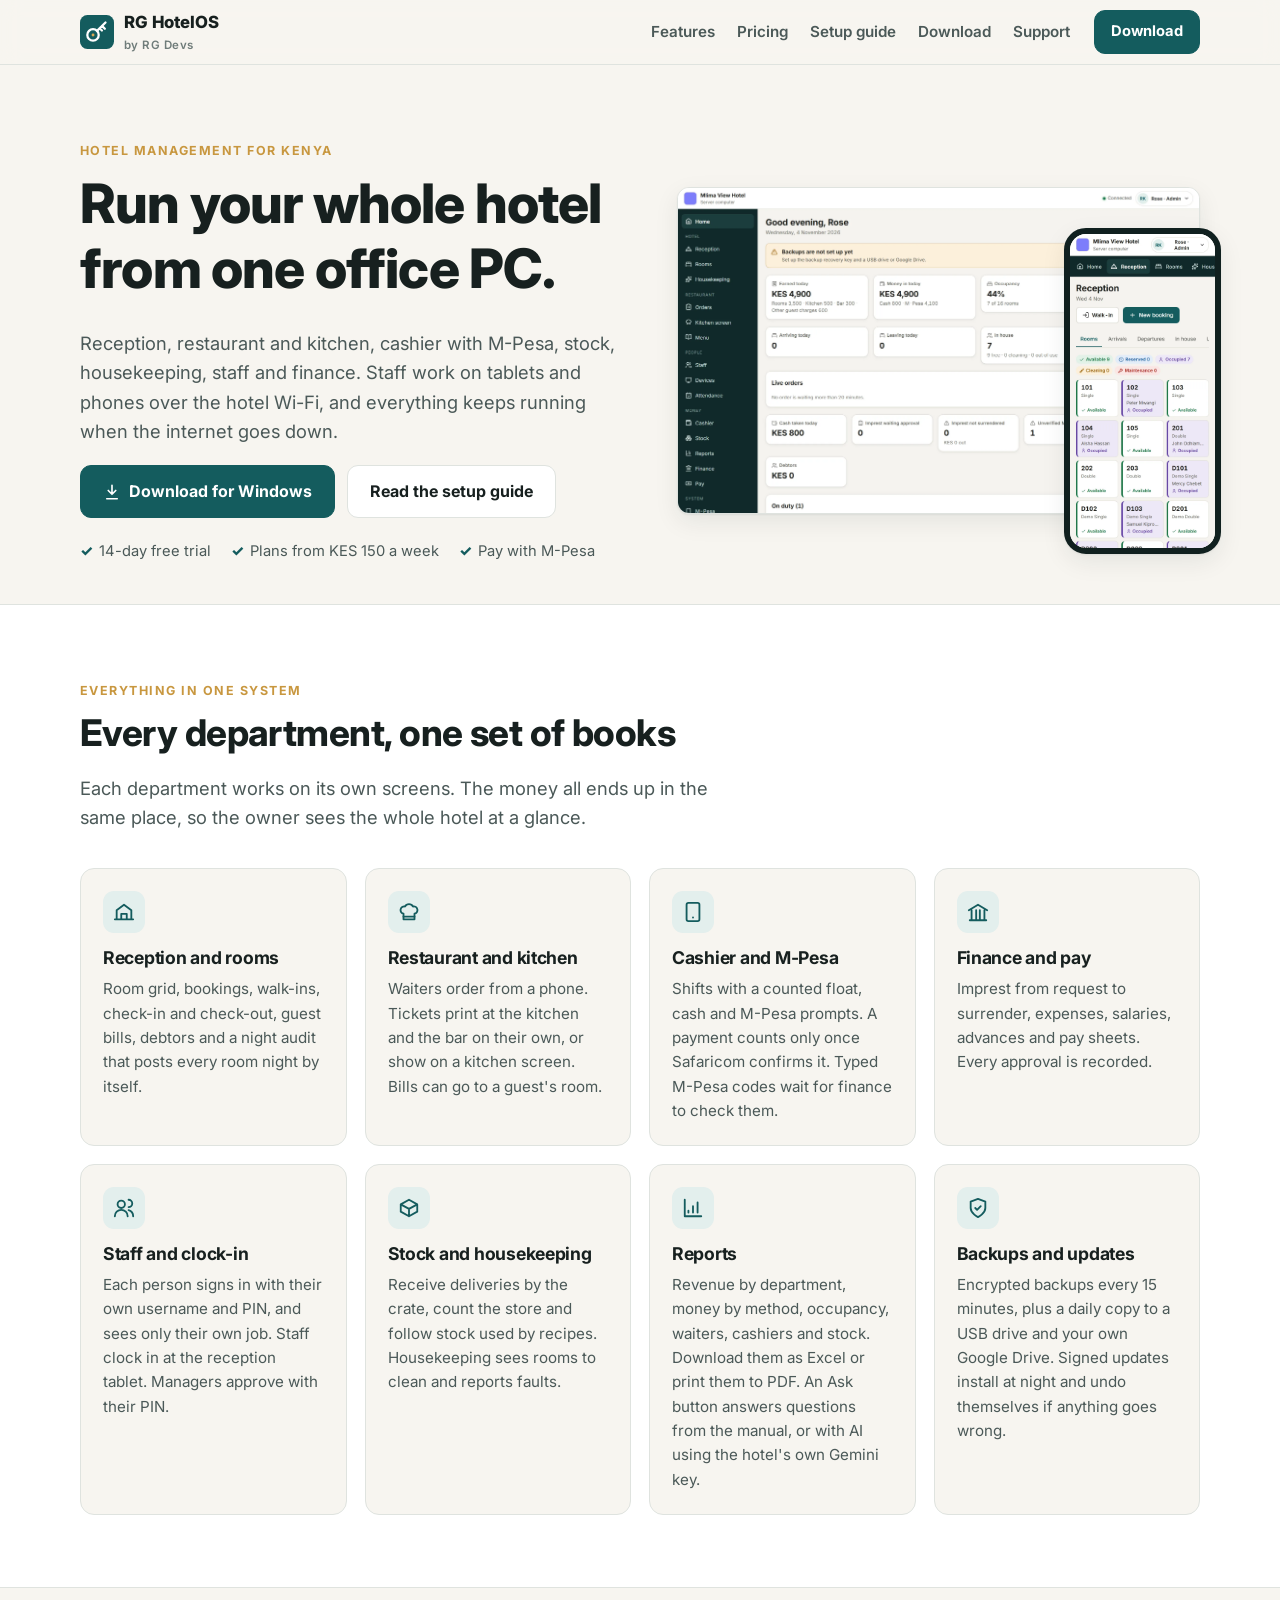
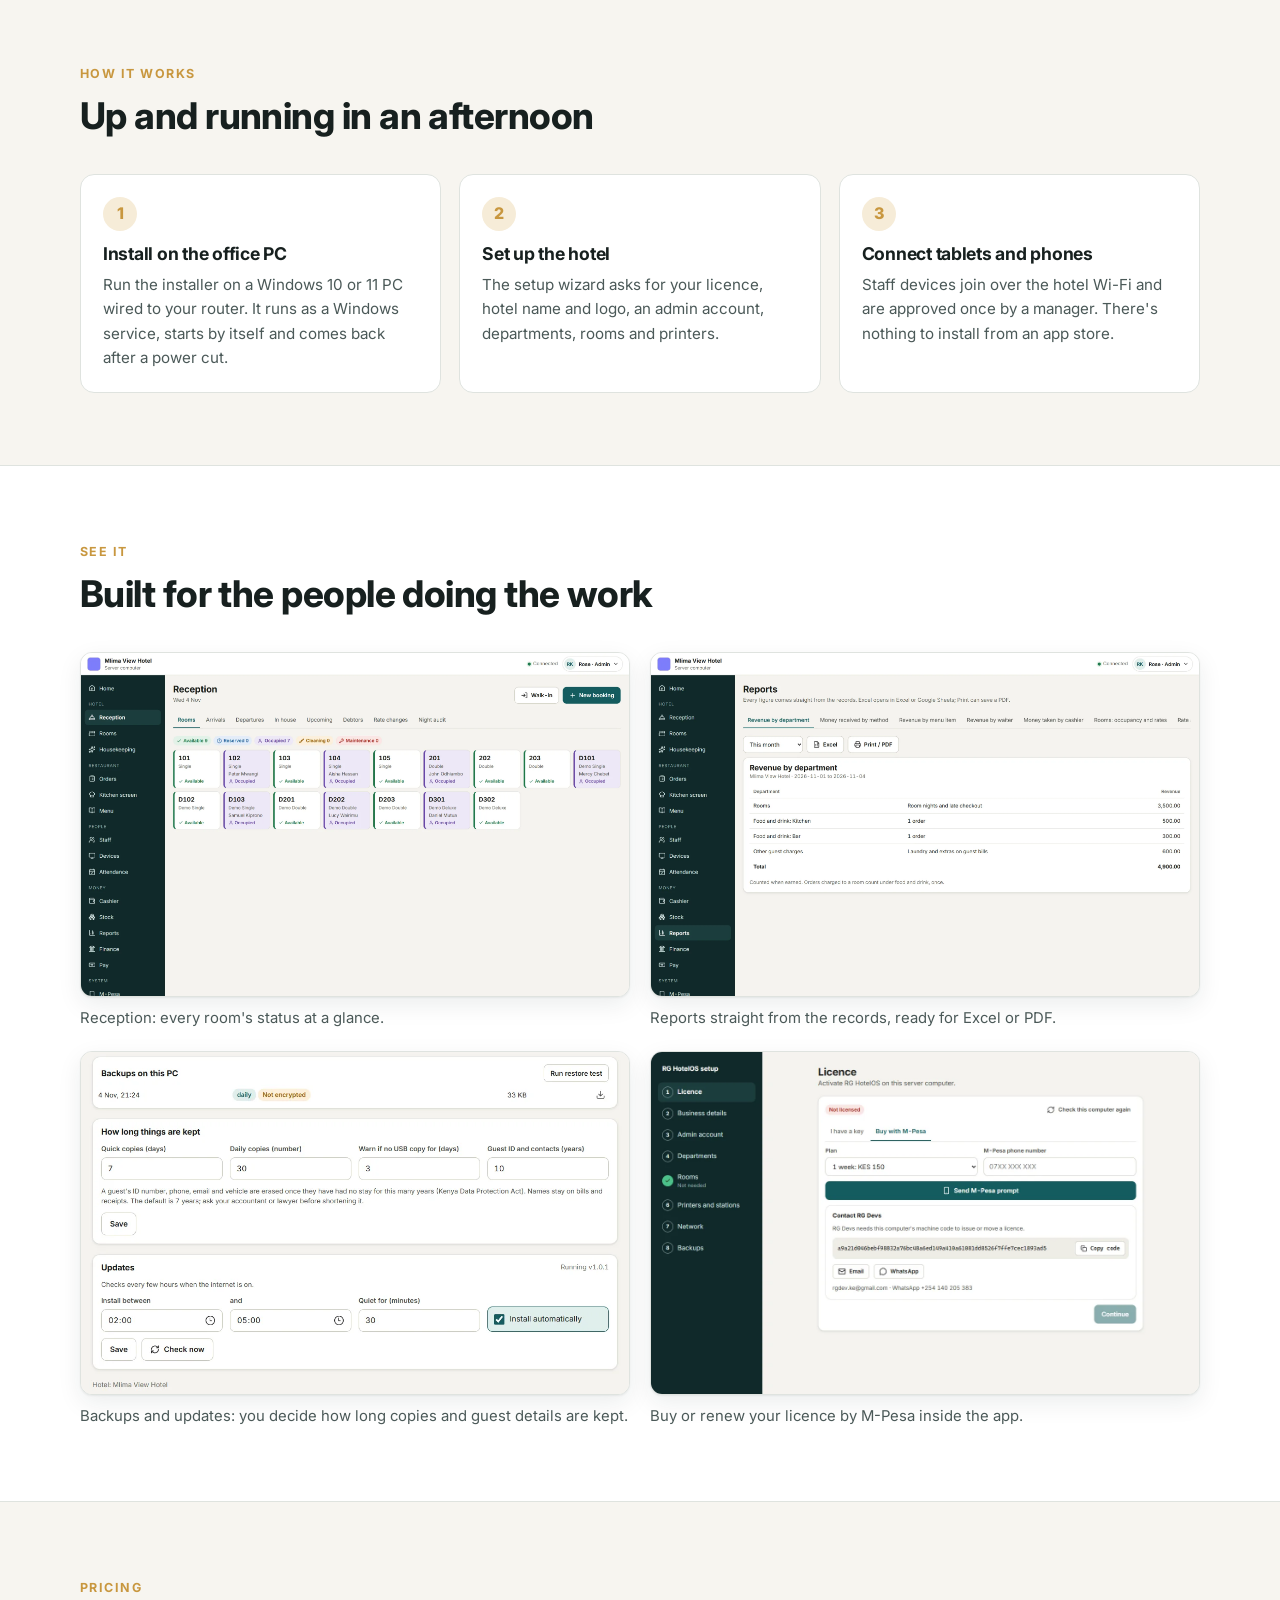
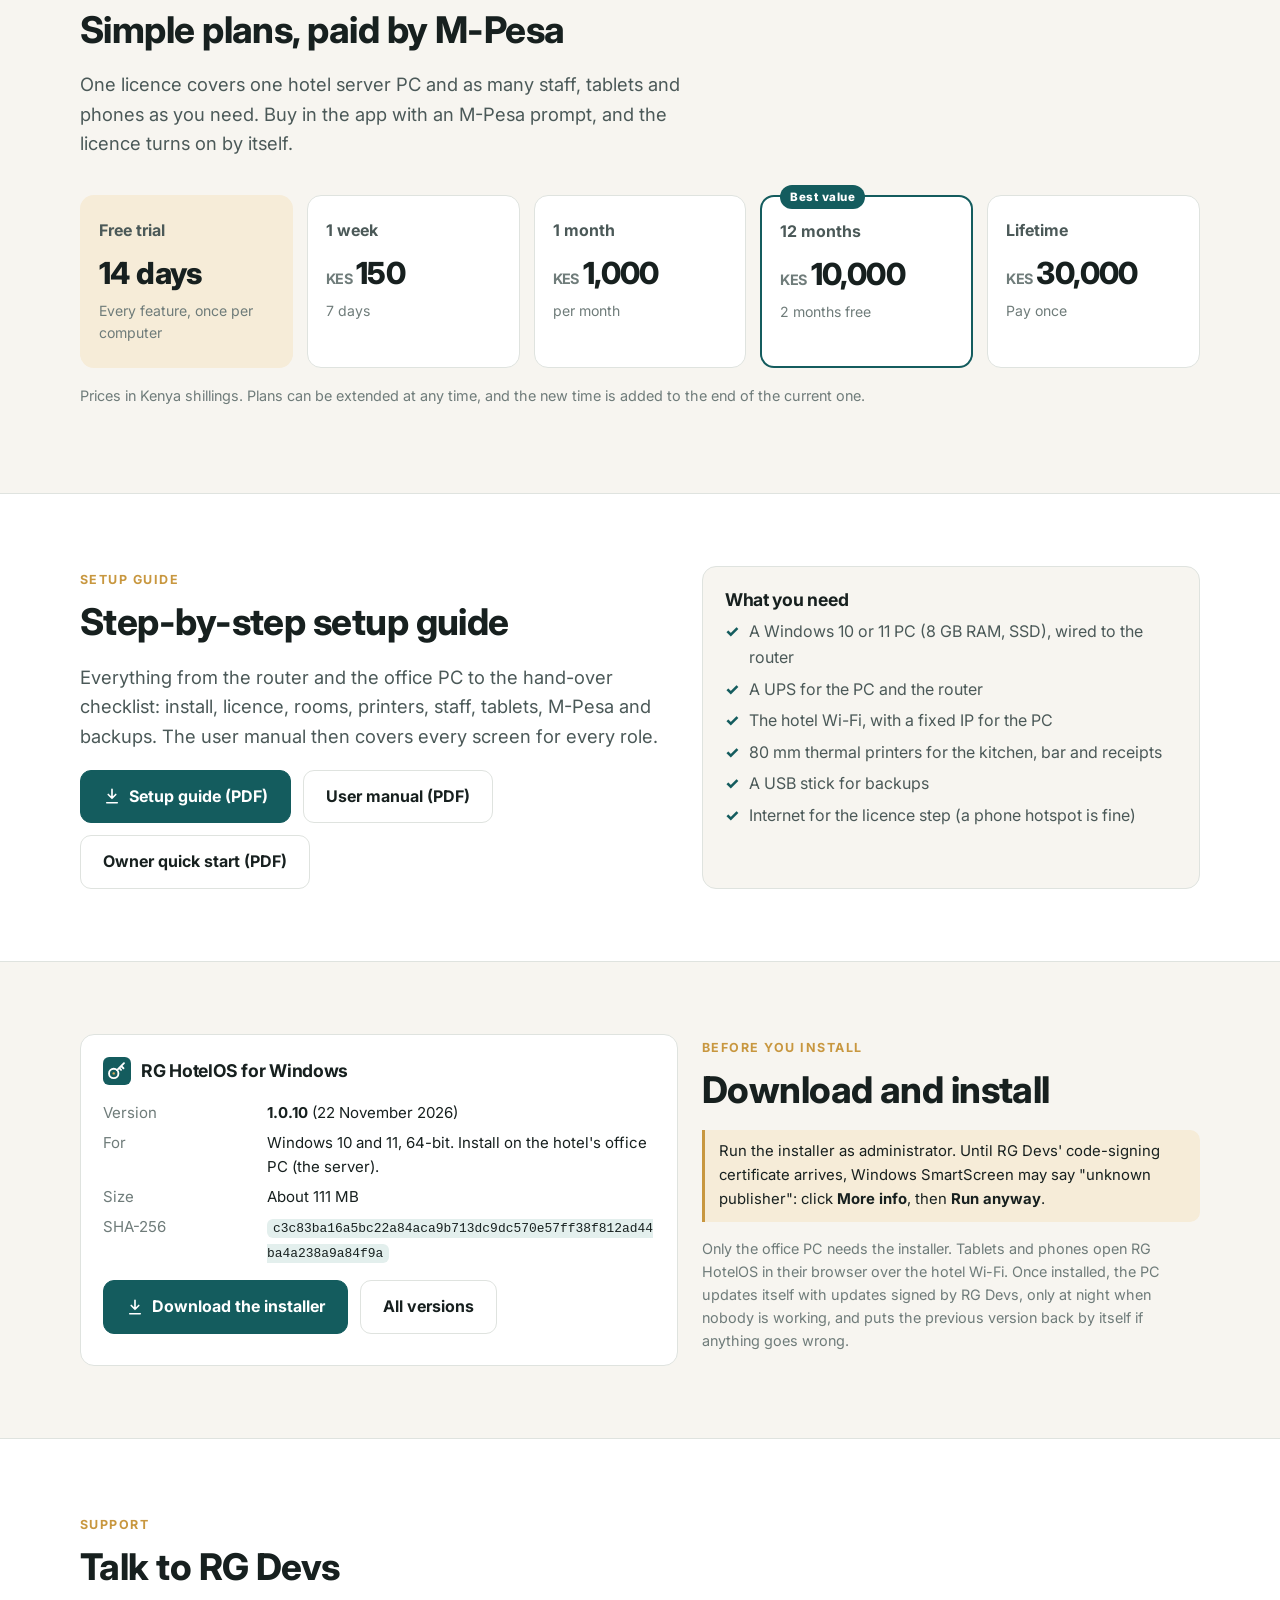
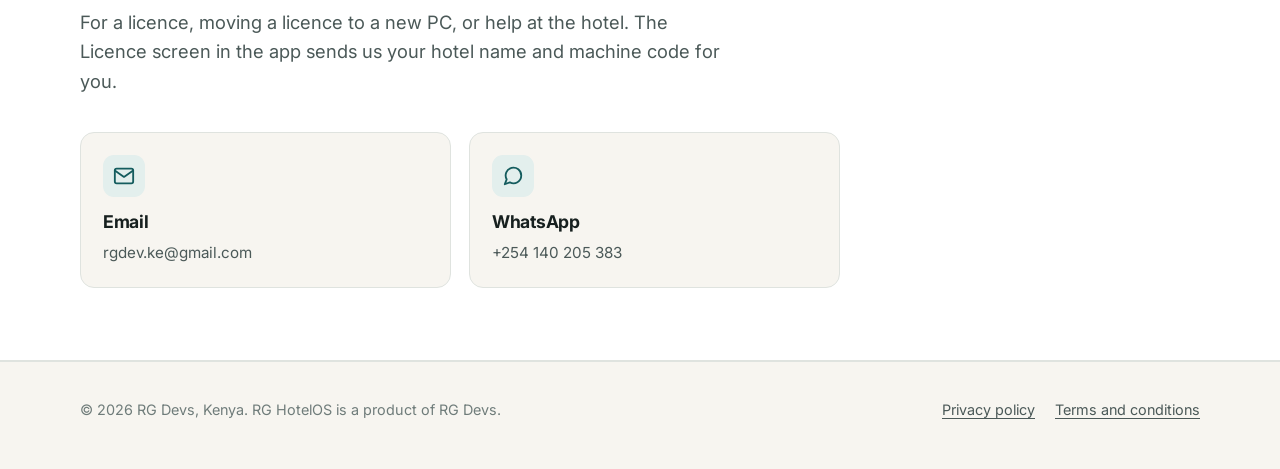
<file: index.html>
<!doctype html>
<html lang="en">
<head>
  <meta charset="utf-8">
  <meta name="viewport" content="width=device-width, initial-scale=1">
  <title>RG HotelOS: hotel management software for Kenyan hotels | RG Devs</title>
  <meta name="description" content="RG HotelOS runs reception, restaurant, kitchen, cashier with M-Pesa, stock, staff and finance from one office PC, on your hotel Wi-Fi, even when the internet is down.">
  <meta property="og:title" content="RG HotelOS by RG Devs">
  <meta property="og:description" content="Run your whole hotel from one office PC. Reception, restaurant, M-Pesa, stock, staff and finance.">
  <meta property="og:image" content="assets/img/dashboard.webp">
  <link rel="icon" href="assets/img/icon.svg" type="image/svg+xml">
  <link rel="preconnect" href="https://fonts.googleapis.com">
  <link rel="preconnect" href="https://fonts.gstatic.com" crossorigin>
  <link href="https://fonts.googleapis.com/css2?family=Inter:wght@400;600;700;800&display=swap" rel="stylesheet">
  <link rel="stylesheet" href="assets/site.css">
</head>
<body>
<header class="top">
  <div class="wrap">
    <a class="logo" href="#"><img src="assets/img/icon.svg" alt=""><span>RG HotelOS<small>by RG Devs</small></span></a>
    <nav class="nav" aria-label="Main">
      <a href="#features">Features</a>
      <a href="#pricing">Pricing</a>
      <a href="#guide">Setup guide</a>
      <a href="#download">Download</a>
      <a href="#support">Support</a>
    </nav>
    <a class="btn primary sm" href="#download">Download</a>
  </div>
</header>

<main>
<section class="hero">
  <div class="wrap grid">
    <div>
      <span class="eyebrow">Hotel management for Kenya</span>
      <h1>Run your whole hotel from one office PC.</h1>
      <p class="lead">Reception, restaurant and kitchen, cashier with M-Pesa, stock, housekeeping, staff and finance. Staff work on tablets and phones over the hotel Wi-Fi, and everything keeps running when the internet goes down.</p>
      <div class="btns">
        <a class="btn primary" href="#download"><svg viewBox="0 0 24 24" fill="none" stroke="currentColor" stroke-width="2.2" stroke-linecap="round" stroke-linejoin="round"><path d="M12 3v12m0 0l-5-5m5 5l5-5M5 21h14"/></svg>Download for Windows</a>
        <a class="btn" href="#guide">Read the setup guide</a>
      </div>
      <div class="facts"><span>14-day free trial</span><span>Plans from KES 150 a week</span><span>Pay with M-Pesa</span></div>
    </div>
    <div class="hero-art">
      <div class="shot"><img src="assets/img/dashboard.webp" alt="RG HotelOS admin dashboard showing today's revenue, money in, occupancy and orders" width="1440" height="900"></div>
      <div class="phone"><img src="assets/img/phone-reception.webp" alt="Reception room grid on a phone" width="390" height="844"></div>
    </div>
  </div>
</section>

<section id="features" class="alt">
  <div class="wrap">
    <div class="section-head">
      <span class="eyebrow">Everything in one system</span>
      <h2>Every department, one set of books</h2>
      <p class="lead">Each department works on its own screens. The money all ends up in the same place, so the owner sees the whole hotel at a glance.</p>
    </div>
    <div class="cards">
      <div class="card"><div class="icon"><svg viewBox="0 0 24 24" fill="none" stroke="currentColor" stroke-width="2" stroke-linecap="round" stroke-linejoin="round"><path d="M2 20h20M4 20V10l8-6 8 6v10M9 20v-6h6v6"/></svg></div><h3>Reception and rooms</h3><p>Room grid, bookings, walk-ins, check-in and check-out, guest bills, debtors and a night audit that posts every room night by itself.</p></div>
      <div class="card"><div class="icon"><svg viewBox="0 0 24 24" fill="none" stroke="currentColor" stroke-width="2" stroke-linecap="round" stroke-linejoin="round"><path d="M6 13.9A4 4 0 0 1 7.6 6a5 5 0 0 1 8.8 0A4 4 0 0 1 18 13.9V20H6z"/><path d="M6 17h12"/></svg></div><h3>Restaurant and kitchen</h3><p>Waiters order from a phone. Tickets print at the kitchen and the bar on their own, or show on a kitchen screen. Bills can go to a guest's room.</p></div>
      <div class="card"><div class="icon"><svg viewBox="0 0 24 24" fill="none" stroke="currentColor" stroke-width="2" stroke-linecap="round" stroke-linejoin="round"><rect x="5" y="2" width="14" height="20" rx="2"/><path d="M12 18h.01"/></svg></div><h3>Cashier and M-Pesa</h3><p>Shifts with a counted float, cash and M-Pesa prompts. A payment counts only once Safaricom confirms it. Typed M-Pesa codes wait for finance to check them.</p></div>
      <div class="card"><div class="icon"><svg viewBox="0 0 24 24" fill="none" stroke="currentColor" stroke-width="2" stroke-linecap="round" stroke-linejoin="round"><path d="M3 21h18M5 21V10M10 21V10M14 21V10M19 21V10M2 10l10-6 10 6"/></svg></div><h3>Finance and pay</h3><p>Imprest from request to surrender, expenses, salaries, advances and pay sheets. Every approval is recorded.</p></div>
      <div class="card"><div class="icon"><svg viewBox="0 0 24 24" fill="none" stroke="currentColor" stroke-width="2" stroke-linecap="round" stroke-linejoin="round"><circle cx="9" cy="8" r="4"/><path d="M2 21a7 7 0 0 1 14 0M17 3a4 4 0 0 1 0 8M22 21a7 7 0 0 0-5-6.7"/></svg></div><h3>Staff and clock-in</h3><p>Each person signs in with their own username and PIN, and sees only their own job. Staff clock in at the reception tablet. Managers approve with their PIN.</p></div>
      <div class="card"><div class="icon"><svg viewBox="0 0 24 24" fill="none" stroke="currentColor" stroke-width="2" stroke-linecap="round" stroke-linejoin="round"><path d="M21 8l-9-5-9 5 9 5 9-5zM3 8v8l9 5 9-5V8M12 13v8"/></svg></div><h3>Stock and housekeeping</h3><p>Receive deliveries by the crate, count the store and follow stock used by recipes. Housekeeping sees rooms to clean and reports faults.</p></div>
      <div class="card"><div class="icon"><svg viewBox="0 0 24 24" fill="none" stroke="currentColor" stroke-width="2" stroke-linecap="round" stroke-linejoin="round"><path d="M3 3v18h18M7 15v2M12 10v7M17 6v11"/></svg></div><h3>Reports</h3><p>Revenue by department, money by method, occupancy, waiters, cashiers and stock. Download them as Excel or print them to PDF. An Ask button answers questions from the manual, or with AI using the hotel's own Gemini key.</p></div>
      <div class="card"><div class="icon"><svg viewBox="0 0 24 24" fill="none" stroke="currentColor" stroke-width="2" stroke-linecap="round" stroke-linejoin="round"><path d="M12 22s8-4 8-10V5l-8-3-8 3v7c0 6 8 10 8 10z"/><path d="M9 12l2 2 4-4"/></svg></div><h3>Backups and updates</h3><p>Encrypted backups every 15 minutes, plus a daily copy to a USB drive and your own Google Drive. Signed updates install at night and undo themselves if anything goes wrong.</p></div>
    </div>
  </div>
</section>

<section>
  <div class="wrap">
    <div class="section-head">
      <span class="eyebrow">How it works</span>
      <h2>Up and running in an afternoon</h2>
    </div>
    <div class="steps">
      <div class="card"><h3>Install on the office PC</h3><p>Run the installer on a Windows 10 or 11 PC wired to your router. It runs as a Windows service, starts by itself and comes back after a power cut.</p></div>
      <div class="card"><h3>Set up the hotel</h3><p>The setup wizard asks for your licence, hotel name and logo, an admin account, departments, rooms and printers.</p></div>
      <div class="card"><h3>Connect tablets and phones</h3><p>Staff devices join over the hotel Wi-Fi and are approved once by a manager. There's nothing to install from an app store.</p></div>
    </div>
  </div>
</section>

<section class="alt">
  <div class="wrap">
    <div class="section-head">
      <span class="eyebrow">See it</span>
      <h2>Built for the people doing the work</h2>
    </div>
    <div class="gallery">
      <figure><div class="shot"><img src="assets/img/reception.webp" alt="Reception room grid with occupied and available rooms" loading="lazy" width="1440" height="900"></div><figcaption>Reception: every room's status at a glance.</figcaption></figure>
      <figure><div class="shot"><img src="assets/img/reports.webp" alt="Revenue by department report" loading="lazy" width="1440" height="900"></div><figcaption>Reports straight from the records, ready for Excel or PDF.</figcaption></figure>
      <figure><div class="shot"><img src="assets/img/backups.webp" alt="Backups and updates settings" loading="lazy" width="1060" height="676"></div><figcaption>Backups and updates: you decide how long copies and guest details are kept.</figcaption></figure>
      <figure><div class="shot"><img src="assets/img/licence.webp" alt="Licence screen with M-Pesa plans" loading="lazy" width="1280" height="900"></div><figcaption>Buy or renew your licence by M-Pesa inside the app.</figcaption></figure>
    </div>
  </div>
</section>

<section id="pricing">
  <div class="wrap">
    <div class="section-head">
      <span class="eyebrow">Pricing</span>
      <h2>Simple plans, paid by M-Pesa</h2>
      <p class="lead">One licence covers one hotel server PC and as many staff, tablets and phones as you need. Buy in the app with an M-Pesa prompt, and the licence turns on by itself.</p>
    </div>
    <div class="prices">
      <div class="price free"><span class="name">Free trial</span><span class="amt">14 days</span><span class="per">Every feature, once per computer</span></div>
      <div class="price"><span class="name">1 week</span><span class="amt"><small>KES</small>150</span><span class="per">7 days</span></div>
      <div class="price"><span class="name">1 month</span><span class="amt"><small>KES</small>1,000</span><span class="per">per month</span></div>
      <div class="price best"><span class="name">12 months</span><span class="amt"><small>KES</small>10,000</span><span class="per">2 months free</span></div>
      <div class="price"><span class="name">Lifetime</span><span class="amt"><small>KES</small>30,000</span><span class="per">Pay once</span></div>
    </div>
    <p class="small muted" style="margin-top:16px">Prices in Kenya shillings. Plans can be extended at any time, and the new time is added to the end of the current one.</p>
  </div>
</section>

<section id="guide" class="alt">
  <div class="wrap dl">
    <div>
      <span class="eyebrow">Setup guide</span>
      <h2>Step-by-step setup guide</h2>
      <p class="lead">Everything from the router and the office PC to the hand-over checklist: install, licence, rooms, printers, staff, tablets, M-Pesa and backups. The user manual then covers every screen for every role.</p>
      <div class="btns">
        <a class="btn primary" href="downloads/RG-HotelOS-Setup-Guide.pdf" download><svg viewBox="0 0 24 24" fill="none" stroke="currentColor" stroke-width="2.2" stroke-linecap="round" stroke-linejoin="round"><path d="M12 3v12m0 0l-5-5m5 5l5-5M5 21h14"/></svg>Setup guide (PDF)</a>
        <a class="btn" href="downloads/RG-HotelOS-User-Manual.pdf" download>User manual (PDF)</a>
        <a class="btn" href="downloads/RG-HotelOS-Owner-Quick-Start.pdf" download>Owner quick start (PDF)</a>
      </div>
    </div>
    <div class="card">
      <h3>What you need</h3>
      <ul class="ticks">
        <li>A Windows 10 or 11 PC (8 GB RAM, SSD), wired to the router</li>
        <li>A UPS for the PC and the router</li>
        <li>The hotel Wi-Fi, with a fixed IP for the PC</li>
        <li>80 mm thermal printers for the kitchen, bar and receipts</li>
        <li>A USB stick for backups</li>
        <li>Internet for the licence step (a phone hotspot is fine)</li>
      </ul>
    </div>
  </div>
</section>

<section id="download">
  <div class="wrap dl">
    <div class="card">
      <h3><img src="assets/img/icon.svg" alt="" width="28" height="28">RG HotelOS for Windows</h3>
      <dl class="kv">
        <dt>Version</dt><dd><strong id="ver">1.0.10</strong> (22 November 2026)</dd>
        <dt>For</dt><dd>Windows 10 and 11, 64-bit. Install on the hotel's office PC (the server).</dd>
        <dt>Size</dt><dd>About 111 MB</dd>
        <dt>SHA-256</dt><dd><code class="hash" id="sha">c3c83ba16a5bc22a84aca9b713dc9dc570e57ff38f812ad44ba4a238a9a84f9a</code></dd>
      </dl>
      <div class="btns">
        <a class="btn primary" href="https://github.com/kenrodgersutugi-tech/rg-hotelos-releases/releases/latest/download/RG-HotelOS-Setup.exe"><svg viewBox="0 0 24 24" fill="none" stroke="currentColor" stroke-width="2.2" stroke-linecap="round" stroke-linejoin="round"><path d="M12 3v12m0 0l-5-5m5 5l5-5M5 21h14"/></svg>Download the installer</a>
        <a class="btn" href="https://github.com/kenrodgersutugi-tech/rg-hotelos-releases/releases">All versions</a>
      </div>
    </div>
    <div>
      <span class="eyebrow">Before you install</span>
      <h2>Download and install</h2>
      <p class="note">Run the installer as administrator. Until RG Devs' code-signing certificate arrives, Windows SmartScreen may say "unknown publisher": click <strong>More info</strong>, then <strong>Run anyway</strong>.</p>
      <p class="small muted">Only the office PC needs the installer. Tablets and phones open RG HotelOS in their browser over the hotel Wi-Fi. Once installed, the PC updates itself with updates signed by RG Devs, only at night when nobody is working, and puts the previous version back by itself if anything goes wrong.</p>
    </div>
  </div>
</section>

<section id="support" class="alt">
  <div class="wrap">
    <div class="section-head">
      <span class="eyebrow">Support</span>
      <h2>Talk to RG Devs</h2>
      <p class="lead">For a licence, moving a licence to a new PC, or help at the hotel. The Licence screen in the app sends us your hotel name and machine code for you.</p>
    </div>
    <div class="support">
      <a class="card" href="mailto:rgdev.ke@gmail.com?subject=RG%20HotelOS" style="text-decoration:none;color:inherit"><div class="icon"><svg viewBox="0 0 24 24" fill="none" stroke="currentColor" stroke-width="2" stroke-linecap="round" stroke-linejoin="round"><rect x="2" y="4" width="20" height="16" rx="2"/><path d="M22 6l-10 7L2 6"/></svg></div><h3>Email</h3><p>rgdev.ke@gmail.com</p></a>
      <a class="card" href="https://wa.me/254140205383?text=Hello%20RG%20Devs%2C%20I%27m%20asking%20about%20RG%20HotelOS." target="_blank" rel="noopener" style="text-decoration:none;color:inherit"><div class="icon"><svg viewBox="0 0 24 24" fill="none" stroke="currentColor" stroke-width="2" stroke-linecap="round" stroke-linejoin="round"><path d="M21 11.5a8.4 8.4 0 0 1-12.4 7.4L3 21l2.1-5.4A8.5 8.5 0 1 1 21 11.5z"/></svg></div><h3>WhatsApp</h3><p>+254 140 205 383</p></a>
    </div>
  </div>
</section>
</main>

<footer>
  <div class="wrap">
    <span>© 2026 RG Devs, Kenya. RG HotelOS is a product of RG Devs.</span>
    <nav aria-label="Legal"><a href="privacy.html">Privacy policy</a><a href="terms.html">Terms and conditions</a></nav>
  </div>
</footer>
</body>
</html>
</file>
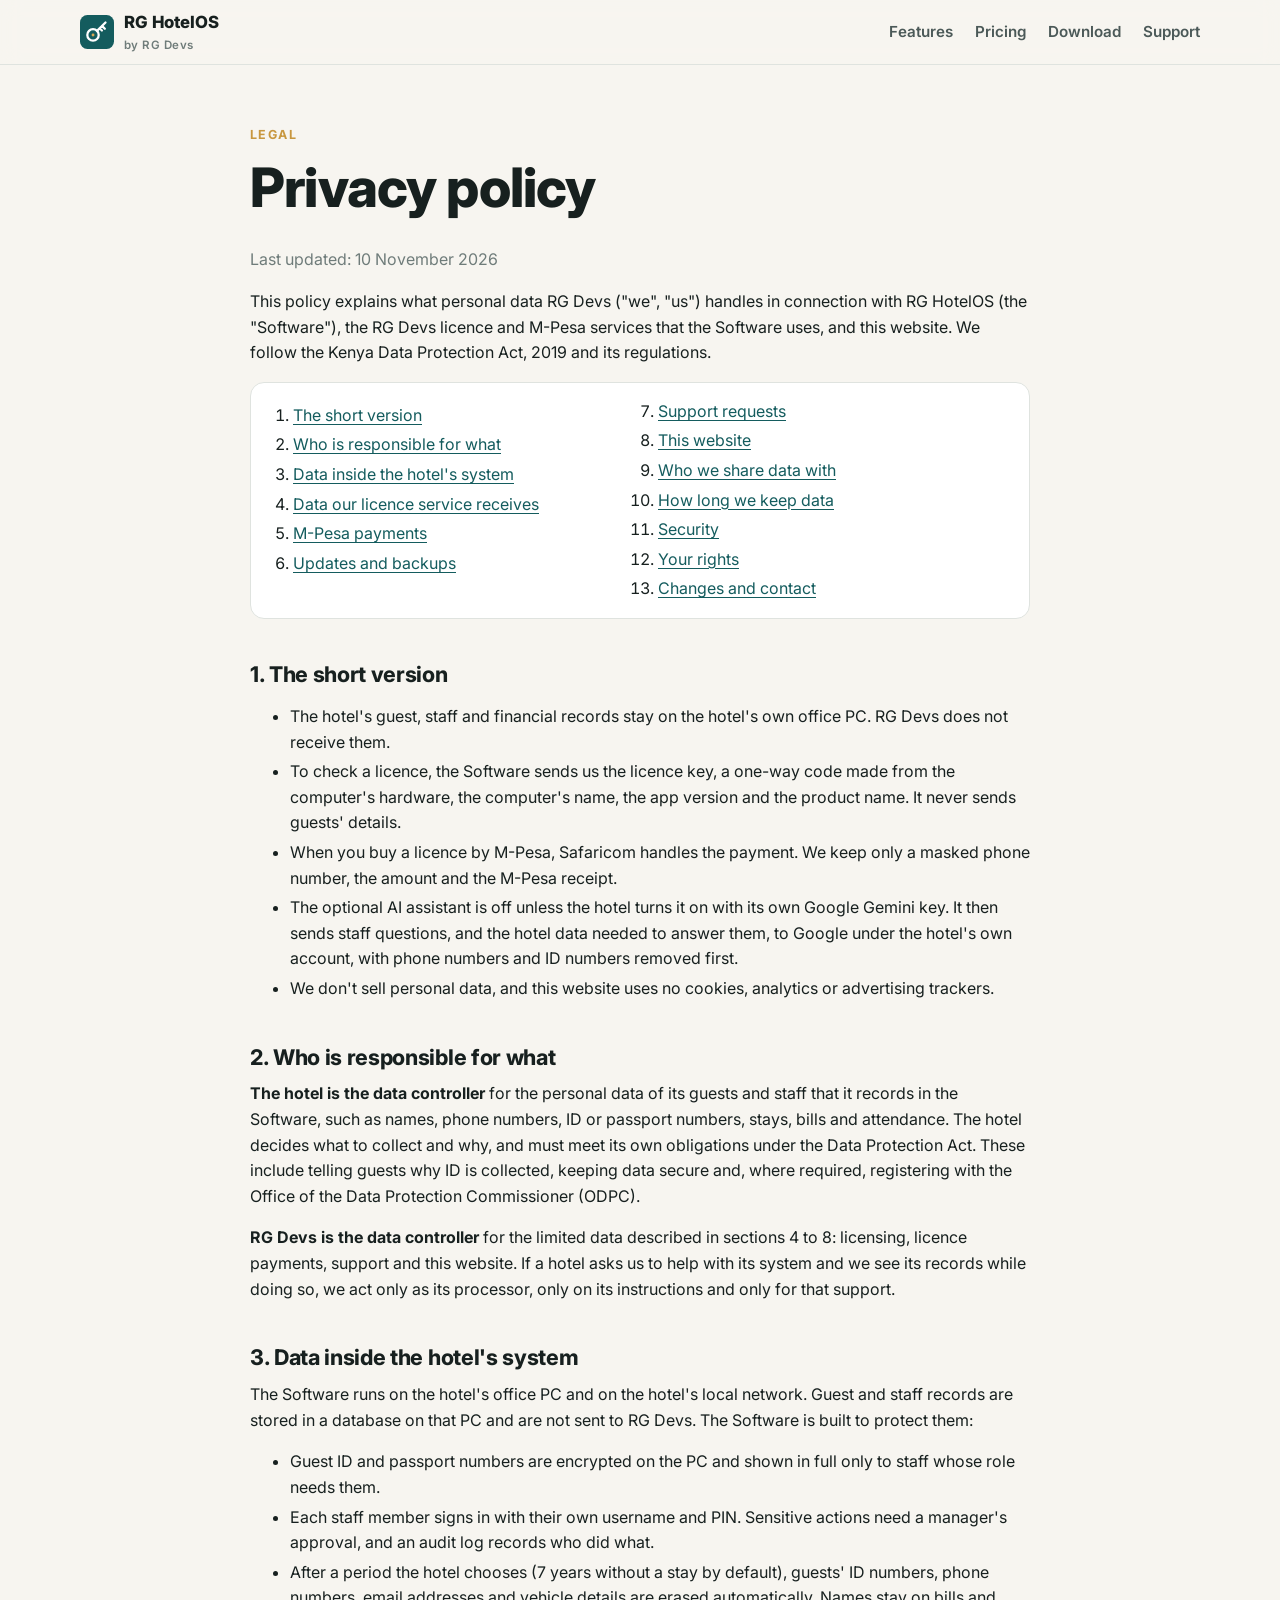
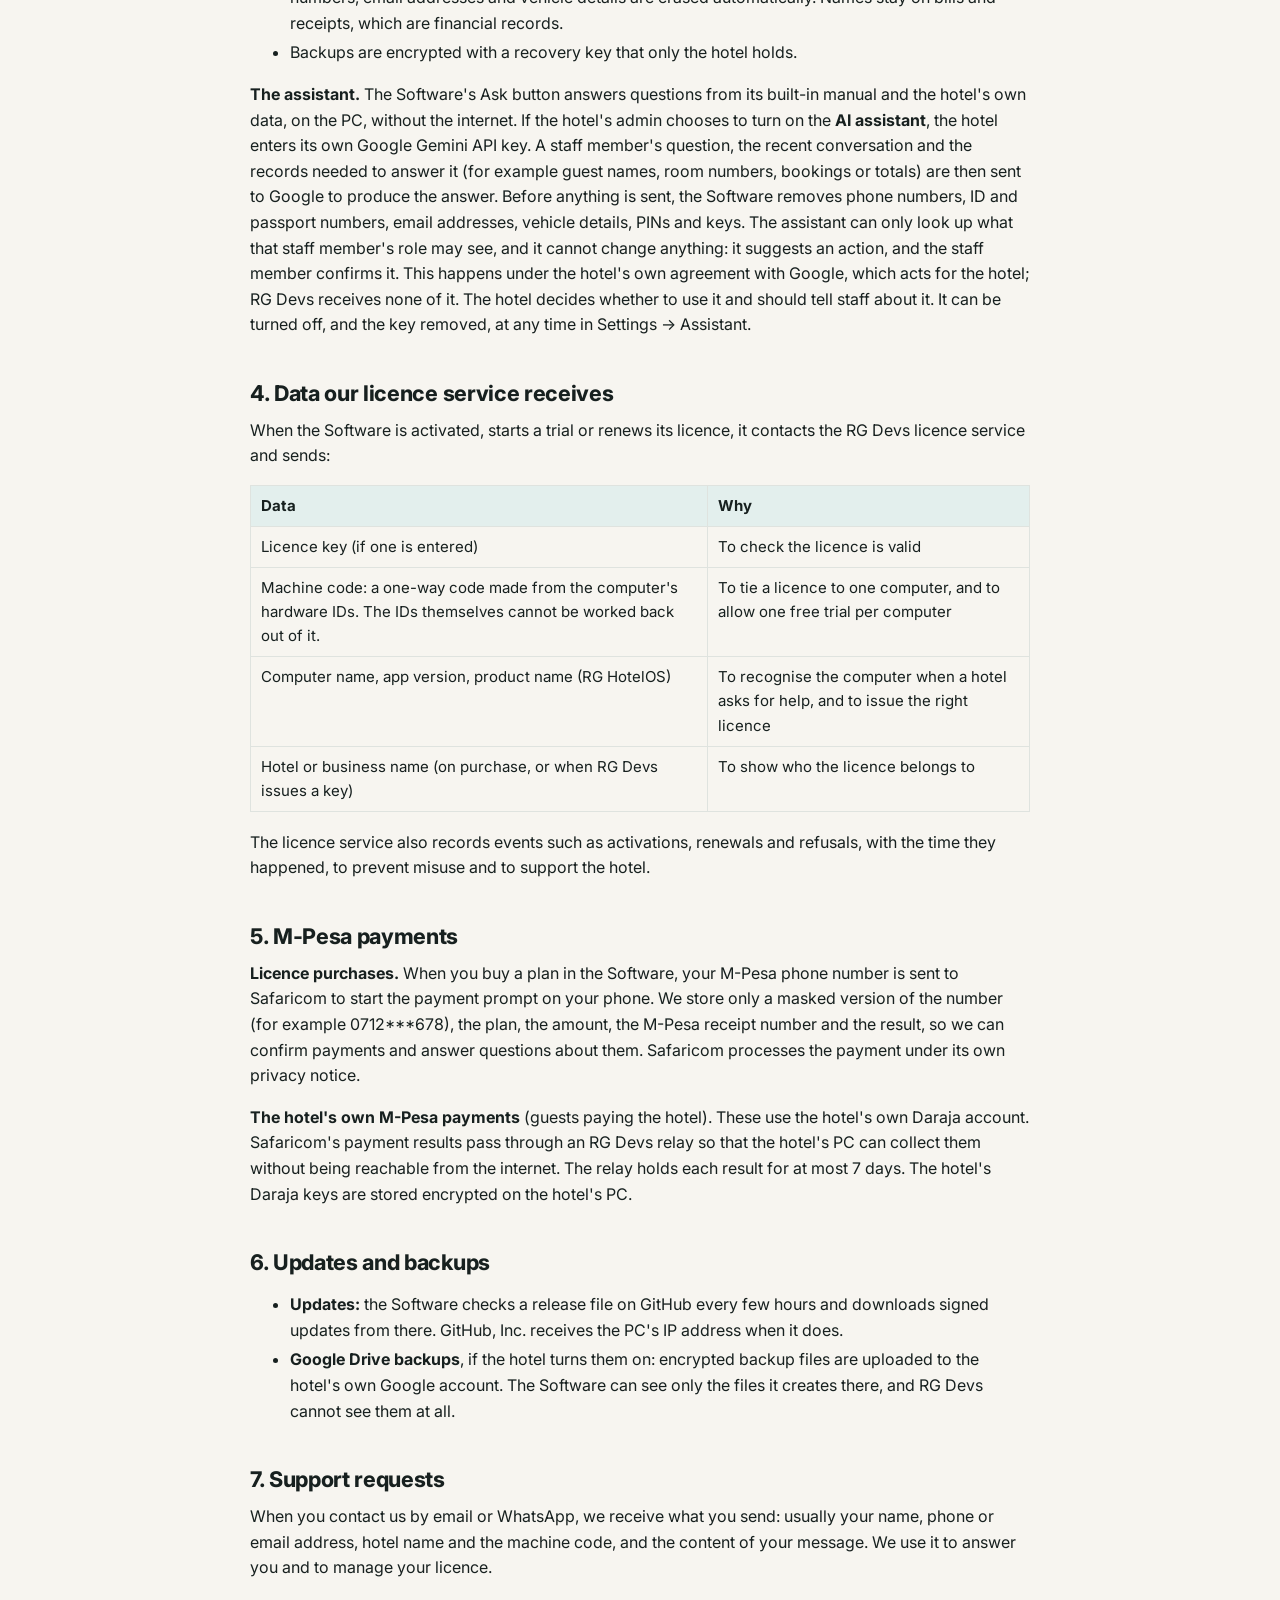
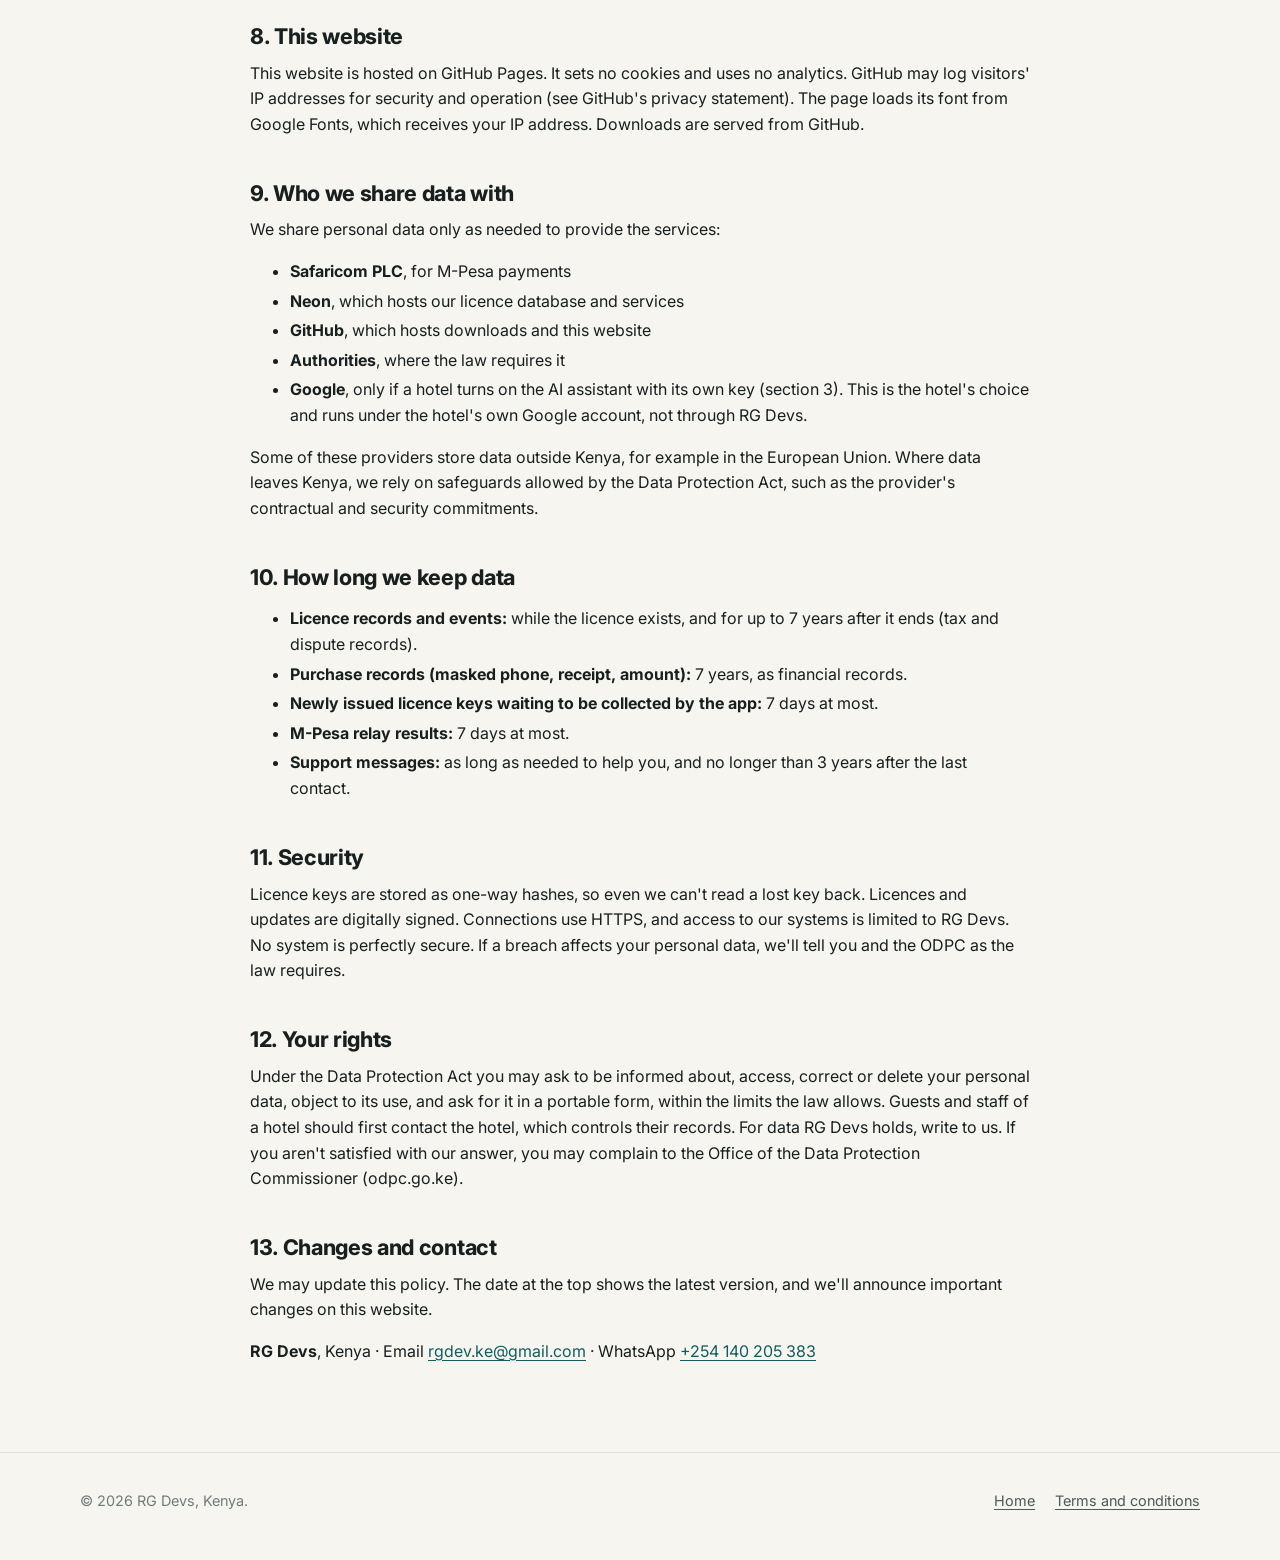
<file: privacy.html>
<!doctype html>
<html lang="en">
<head>
  <meta charset="utf-8">
  <meta name="viewport" content="width=device-width, initial-scale=1">
  <title>Privacy policy | RG HotelOS by RG Devs</title>
  <meta name="description" content="How RG Devs handles personal data for RG HotelOS, its licence service and this website.">
  <link rel="icon" href="assets/img/icon.svg" type="image/svg+xml">
  <link rel="preconnect" href="https://fonts.googleapis.com">
  <link rel="preconnect" href="https://fonts.gstatic.com" crossorigin>
  <link href="https://fonts.googleapis.com/css2?family=Inter:wght@400;600;700;800&display=swap" rel="stylesheet">
  <link rel="stylesheet" href="assets/site.css">
</head>
<body>
<header class="top">
  <div class="wrap">
    <a class="logo" href="index.html"><img src="assets/img/icon.svg" alt=""><span>RG HotelOS<small>by RG Devs</small></span></a>
    <nav class="nav" aria-label="Main"><a href="index.html#features">Features</a><a href="index.html#pricing">Pricing</a><a href="index.html#download">Download</a><a href="index.html#support">Support</a></nav>
  </div>
</header>
<main class="legal">
  <div class="wrap">
    <span class="eyebrow">Legal</span>
    <h1>Privacy policy</h1>
    <p class="muted">Last updated: 10 November 2026</p>
    <p>This policy explains what personal data RG Devs ("we", "us") handles in connection with RG HotelOS (the "Software"), the RG Devs licence and M-Pesa services that the Software uses, and this website. We follow the Kenya Data Protection Act, 2019 and its regulations.</p>

    <nav class="toc" aria-label="Contents"><ol>
      <li><a href="#short">The short version</a></li>
      <li><a href="#roles">Who is responsible for what</a></li>
      <li><a href="#hotel">Data inside the hotel's system</a></li>
      <li><a href="#licence">Data our licence service receives</a></li>
      <li><a href="#payments">M-Pesa payments</a></li>
      <li><a href="#updates">Updates and backups</a></li>
      <li><a href="#support">Support requests</a></li>
      <li><a href="#website">This website</a></li>
      <li><a href="#sharing">Who we share data with</a></li>
      <li><a href="#retention">How long we keep data</a></li>
      <li><a href="#security">Security</a></li>
      <li><a href="#rights">Your rights</a></li>
      <li><a href="#changes">Changes and contact</a></li>
    </ol></nav>

    <h2 id="short">1. The short version</h2>
    <ul>
      <li>The hotel's guest, staff and financial records stay on the hotel's own office PC. RG Devs does not receive them.</li>
      <li>To check a licence, the Software sends us the licence key, a one-way code made from the computer's hardware, the computer's name, the app version and the product name. It never sends guests' details.</li>
      <li>When you buy a licence by M-Pesa, Safaricom handles the payment. We keep only a masked phone number, the amount and the M-Pesa receipt.</li>
      <li>The optional AI assistant is off unless the hotel turns it on with its own Google Gemini key. It then sends staff questions, and the hotel data needed to answer them, to Google under the hotel's own account, with phone numbers and ID numbers removed first.</li>
      <li>We don't sell personal data, and this website uses no cookies, analytics or advertising trackers.</li>
    </ul>

    <h2 id="roles">2. Who is responsible for what</h2>
    <p><strong>The hotel is the data controller</strong> for the personal data of its guests and staff that it records in the Software, such as names, phone numbers, ID or passport numbers, stays, bills and attendance. The hotel decides what to collect and why, and must meet its own obligations under the Data Protection Act. These include telling guests why ID is collected, keeping data secure and, where required, registering with the Office of the Data Protection Commissioner (ODPC).</p>
    <p><strong>RG Devs is the data controller</strong> for the limited data described in sections 4 to 8: licensing, licence payments, support and this website. If a hotel asks us to help with its system and we see its records while doing so, we act only as its processor, only on its instructions and only for that support.</p>

    <h2 id="hotel">3. Data inside the hotel's system</h2>
    <p>The Software runs on the hotel's office PC and on the hotel's local network. Guest and staff records are stored in a database on that PC and are not sent to RG Devs. The Software is built to protect them:</p>
    <ul>
      <li>Guest ID and passport numbers are encrypted on the PC and shown in full only to staff whose role needs them.</li>
      <li>Each staff member signs in with their own username and PIN. Sensitive actions need a manager's approval, and an audit log records who did what.</li>
      <li>After a period the hotel chooses (7 years without a stay by default), guests' ID numbers, phone numbers, email addresses and vehicle details are erased automatically. Names stay on bills and receipts, which are financial records.</li>
      <li>Backups are encrypted with a recovery key that only the hotel holds.</li>
    </ul>
    <p><strong>The assistant.</strong> The Software's Ask button answers questions from its built-in manual and the hotel's own data, on the PC, without the internet. If the hotel's admin chooses to turn on the <strong>AI assistant</strong>, the hotel enters its own Google Gemini API key. A staff member's question, the recent conversation and the records needed to answer it (for example guest names, room numbers, bookings or totals) are then sent to Google to produce the answer. Before anything is sent, the Software removes phone numbers, ID and passport numbers, email addresses, vehicle details, PINs and keys. The assistant can only look up what that staff member's role may see, and it cannot change anything: it suggests an action, and the staff member confirms it. This happens under the hotel's own agreement with Google, which acts for the hotel; RG Devs receives none of it. The hotel decides whether to use it and should tell staff about it. It can be turned off, and the key removed, at any time in Settings → Assistant.</p>

    <h2 id="licence">4. Data our licence service receives</h2>
    <p>When the Software is activated, starts a trial or renews its licence, it contacts the RG Devs licence service and sends:</p>
    <table>
      <tr><th>Data</th><th>Why</th></tr>
      <tr><td>Licence key (if one is entered)</td><td>To check the licence is valid</td></tr>
      <tr><td>Machine code: a one-way code made from the computer's hardware IDs. The IDs themselves cannot be worked back out of it.</td><td>To tie a licence to one computer, and to allow one free trial per computer</td></tr>
      <tr><td>Computer name, app version, product name (RG HotelOS)</td><td>To recognise the computer when a hotel asks for help, and to issue the right licence</td></tr>
      <tr><td>Hotel or business name (on purchase, or when RG Devs issues a key)</td><td>To show who the licence belongs to</td></tr>
    </table>
    <p>The licence service also records events such as activations, renewals and refusals, with the time they happened, to prevent misuse and to support the hotel.</p>

    <h2 id="payments">5. M-Pesa payments</h2>
    <p><strong>Licence purchases.</strong> When you buy a plan in the Software, your M-Pesa phone number is sent to Safaricom to start the payment prompt on your phone. We store only a masked version of the number (for example 0712***678), the plan, the amount, the M-Pesa receipt number and the result, so we can confirm payments and answer questions about them. Safaricom processes the payment under its own privacy notice.</p>
    <p><strong>The hotel's own M-Pesa payments</strong> (guests paying the hotel). These use the hotel's own Daraja account. Safaricom's payment results pass through an RG Devs relay so that the hotel's PC can collect them without being reachable from the internet. The relay holds each result for at most 7 days. The hotel's Daraja keys are stored encrypted on the hotel's PC.</p>

    <h2 id="updates">6. Updates and backups</h2>
    <ul>
      <li><strong>Updates:</strong> the Software checks a release file on GitHub every few hours and downloads signed updates from there. GitHub, Inc. receives the PC's IP address when it does.</li>
      <li><strong>Google Drive backups</strong>, if the hotel turns them on: encrypted backup files are uploaded to the hotel's own Google account. The Software can see only the files it creates there, and RG Devs cannot see them at all.</li>
    </ul>

    <h2 id="support">7. Support requests</h2>
    <p>When you contact us by email or WhatsApp, we receive what you send: usually your name, phone or email address, hotel name and the machine code, and the content of your message. We use it to answer you and to manage your licence.</p>

    <h2 id="website">8. This website</h2>
    <p>This website is hosted on GitHub Pages. It sets no cookies and uses no analytics. GitHub may log visitors' IP addresses for security and operation (see GitHub's privacy statement). The page loads its font from Google Fonts, which receives your IP address. Downloads are served from GitHub.</p>

    <h2 id="sharing">9. Who we share data with</h2>
    <p>We share personal data only as needed to provide the services:</p>
    <ul>
      <li><strong>Safaricom PLC</strong>, for M-Pesa payments</li>
      <li><strong>Neon</strong>, which hosts our licence database and services</li>
      <li><strong>GitHub</strong>, which hosts downloads and this website</li>
      <li><strong>Authorities</strong>, where the law requires it</li>
      <li><strong>Google</strong>, only if a hotel turns on the AI assistant with its own key (section 3). This is the hotel's choice and runs under the hotel's own Google account, not through RG Devs.</li>
    </ul>
    <p>Some of these providers store data outside Kenya, for example in the European Union. Where data leaves Kenya, we rely on safeguards allowed by the Data Protection Act, such as the provider's contractual and security commitments.</p>

    <h2 id="retention">10. How long we keep data</h2>
    <ul>
      <li><strong>Licence records and events:</strong> while the licence exists, and for up to 7 years after it ends (tax and dispute records).</li>
      <li><strong>Purchase records (masked phone, receipt, amount):</strong> 7 years, as financial records.</li>
      <li><strong>Newly issued licence keys waiting to be collected by the app:</strong> 7 days at most.</li>
      <li><strong>M-Pesa relay results:</strong> 7 days at most.</li>
      <li><strong>Support messages:</strong> as long as needed to help you, and no longer than 3 years after the last contact.</li>
    </ul>

    <h2 id="security">11. Security</h2>
    <p>Licence keys are stored as one-way hashes, so even we can't read a lost key back. Licences and updates are digitally signed. Connections use HTTPS, and access to our systems is limited to RG Devs. No system is perfectly secure. If a breach affects your personal data, we'll tell you and the ODPC as the law requires.</p>

    <h2 id="rights">12. Your rights</h2>
    <p>Under the Data Protection Act you may ask to be informed about, access, correct or delete your personal data, object to its use, and ask for it in a portable form, within the limits the law allows. Guests and staff of a hotel should first contact the hotel, which controls their records. For data RG Devs holds, write to us. If you aren't satisfied with our answer, you may complain to the Office of the Data Protection Commissioner (odpc.go.ke).</p>

    <h2 id="changes">13. Changes and contact</h2>
    <p>We may update this policy. The date at the top shows the latest version, and we'll announce important changes on this website.</p>
    <p><strong>RG Devs</strong>, Kenya · Email <a href="mailto:rgdev.ke@gmail.com">rgdev.ke@gmail.com</a> · WhatsApp <a href="https://wa.me/254140205383">+254 140 205 383</a></p>
  </div>
</main>
<footer>
  <div class="wrap">
    <span>© 2026 RG Devs, Kenya.</span>
    <nav aria-label="Legal"><a href="index.html">Home</a><a href="terms.html">Terms and conditions</a></nav>
  </div>
</footer>
</body>
</html>
</file>
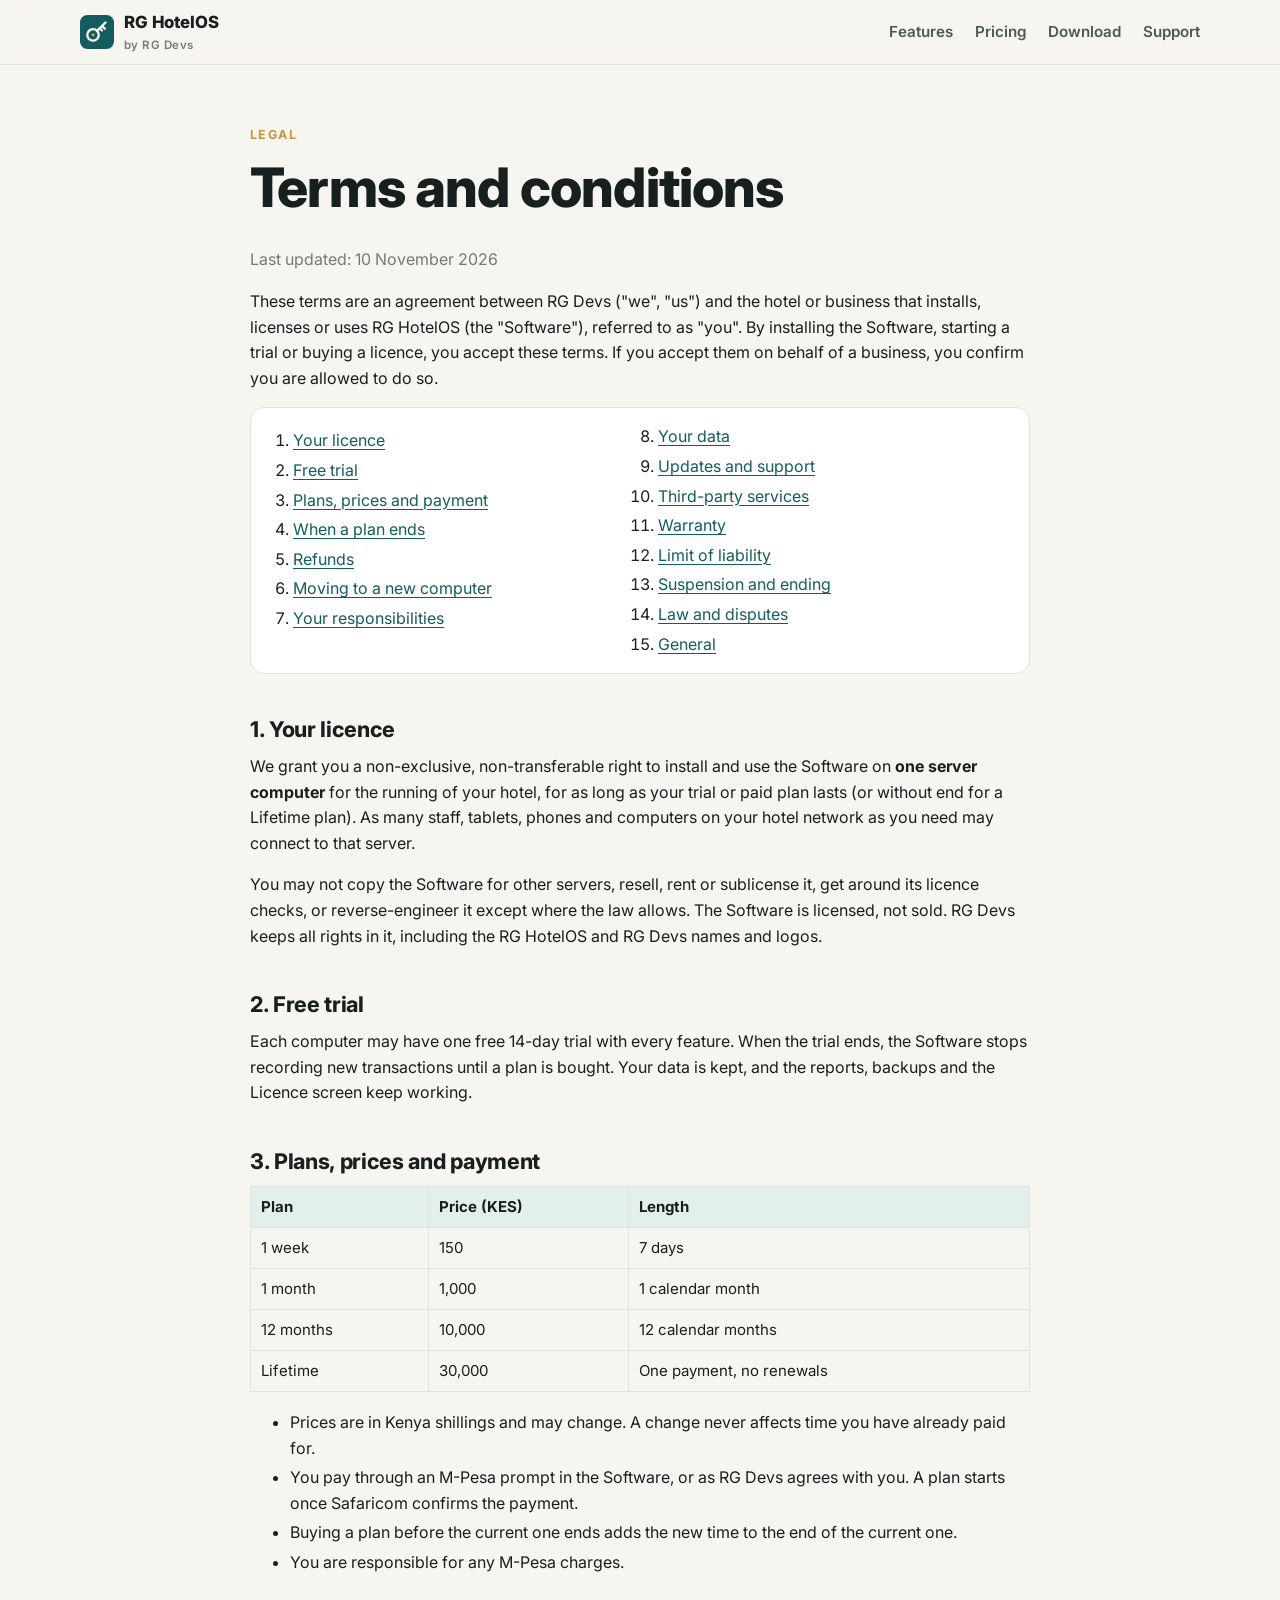
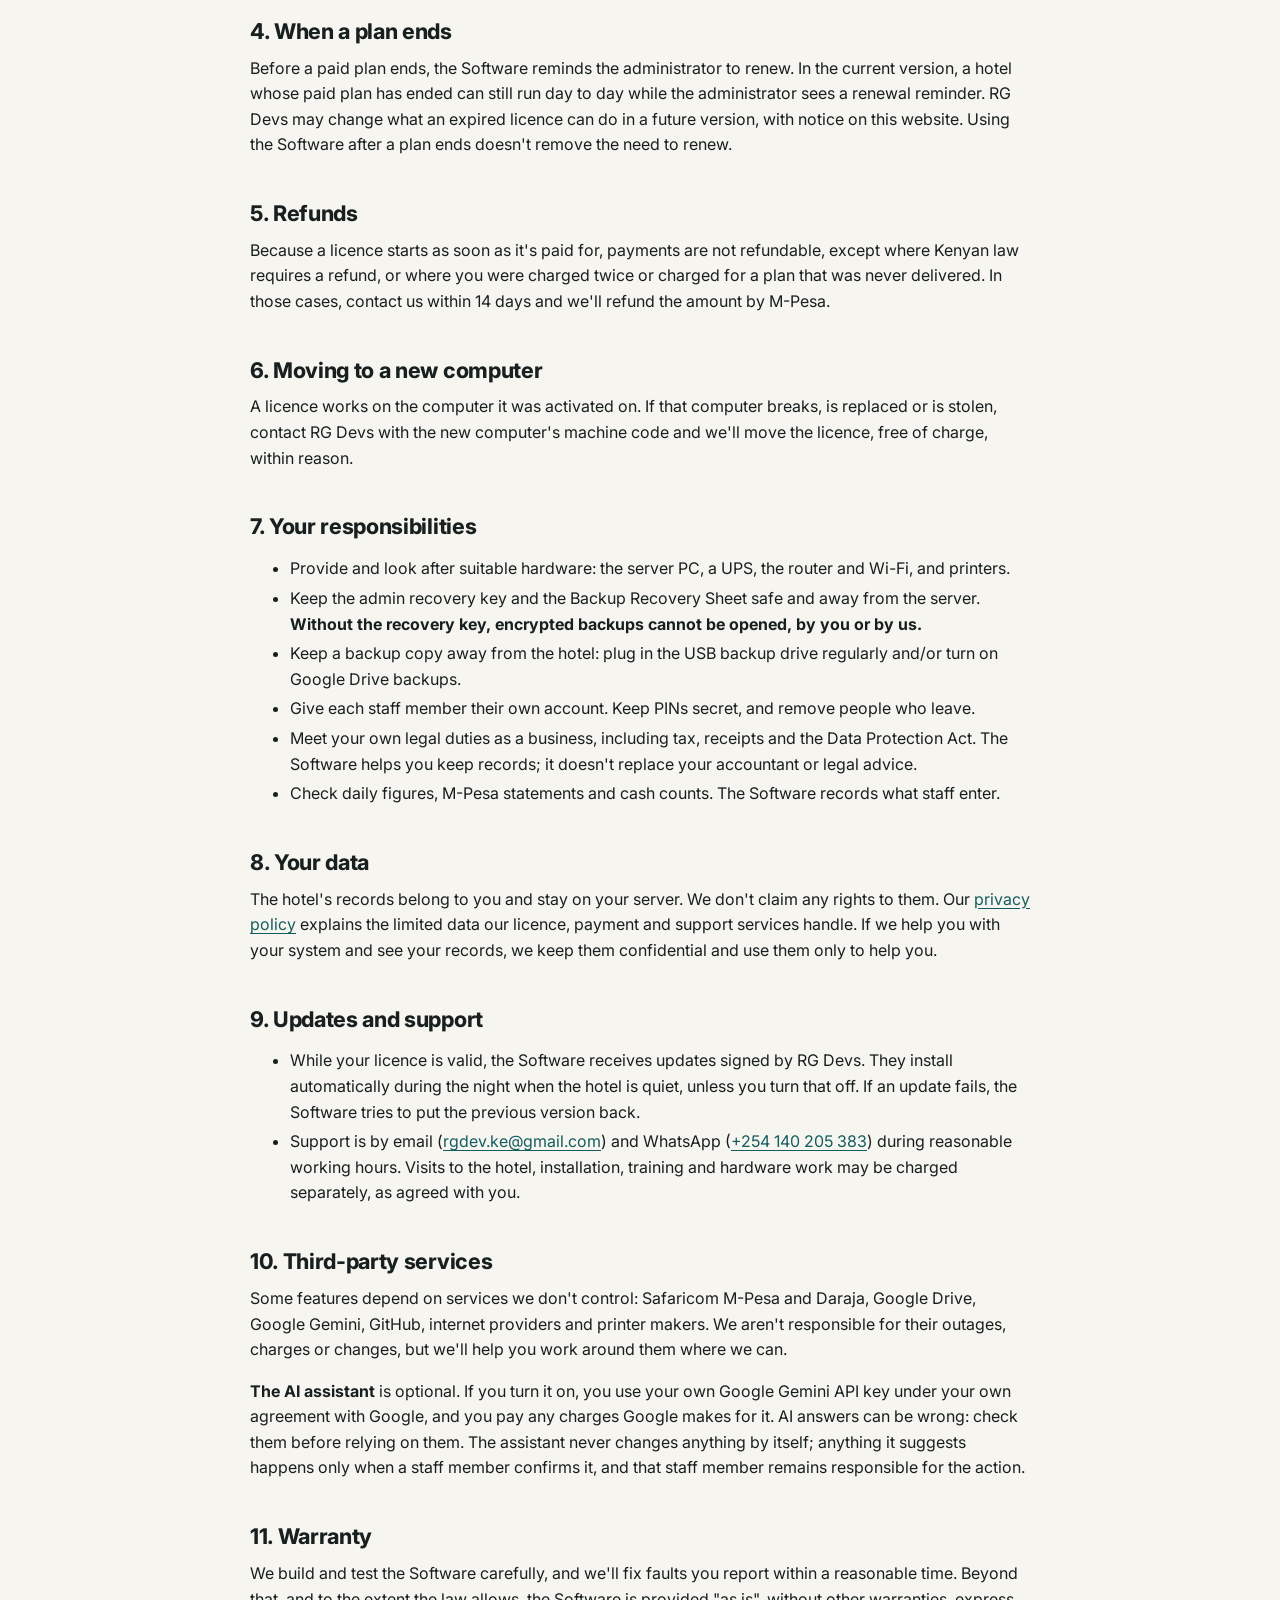
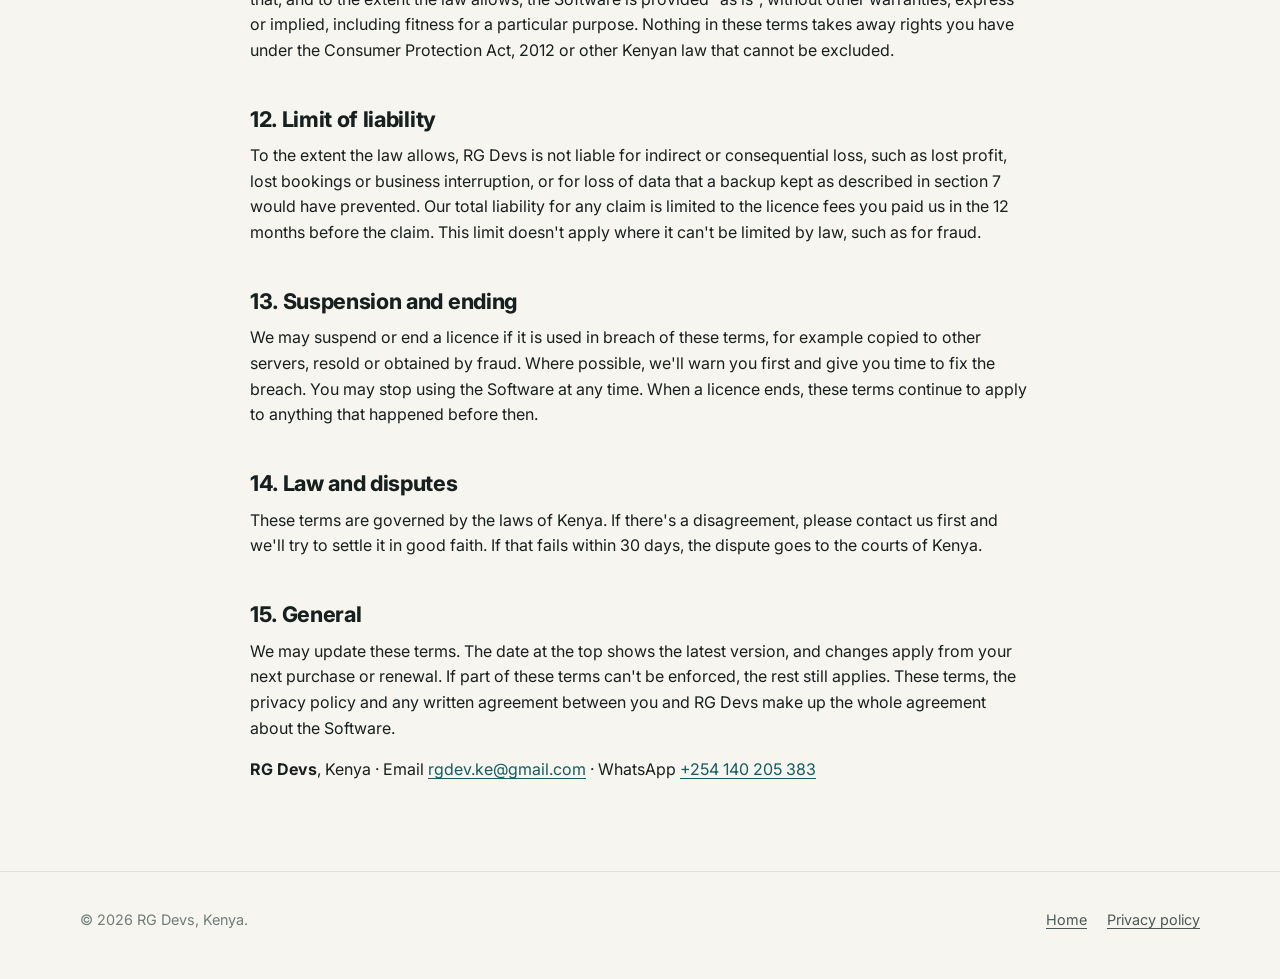
<file: terms.html>
<!doctype html>
<html lang="en">
<head>
  <meta charset="utf-8">
  <meta name="viewport" content="width=device-width, initial-scale=1">
  <title>Terms and conditions | RG HotelOS by RG Devs</title>
  <meta name="description" content="The terms for using RG HotelOS and buying RG HotelOS licences from RG Devs.">
  <link rel="icon" href="assets/img/icon.svg" type="image/svg+xml">
  <link rel="preconnect" href="https://fonts.googleapis.com">
  <link rel="preconnect" href="https://fonts.gstatic.com" crossorigin>
  <link href="https://fonts.googleapis.com/css2?family=Inter:wght@400;600;700;800&display=swap" rel="stylesheet">
  <link rel="stylesheet" href="assets/site.css">
</head>
<body>
<header class="top">
  <div class="wrap">
    <a class="logo" href="index.html"><img src="assets/img/icon.svg" alt=""><span>RG HotelOS<small>by RG Devs</small></span></a>
    <nav class="nav" aria-label="Main"><a href="index.html#features">Features</a><a href="index.html#pricing">Pricing</a><a href="index.html#download">Download</a><a href="index.html#support">Support</a></nav>
  </div>
</header>
<main class="legal">
  <div class="wrap">
    <span class="eyebrow">Legal</span>
    <h1>Terms and conditions</h1>
    <p class="muted">Last updated: 10 November 2026</p>
    <p>These terms are an agreement between RG Devs ("we", "us") and the hotel or business that installs, licenses or uses RG HotelOS (the "Software"), referred to as "you". By installing the Software, starting a trial or buying a licence, you accept these terms. If you accept them on behalf of a business, you confirm you are allowed to do so.</p>

    <nav class="toc" aria-label="Contents"><ol>
      <li><a href="#licence">Your licence</a></li>
      <li><a href="#trial">Free trial</a></li>
      <li><a href="#plans">Plans, prices and payment</a></li>
      <li><a href="#end">When a plan ends</a></li>
      <li><a href="#refunds">Refunds</a></li>
      <li><a href="#moving">Moving to a new computer</a></li>
      <li><a href="#yours">Your responsibilities</a></li>
      <li><a href="#data">Your data</a></li>
      <li><a href="#updates">Updates and support</a></li>
      <li><a href="#third">Third-party services</a></li>
      <li><a href="#warranty">Warranty</a></li>
      <li><a href="#liability">Limit of liability</a></li>
      <li><a href="#ending">Suspension and ending</a></li>
      <li><a href="#law">Law and disputes</a></li>
      <li><a href="#general">General</a></li>
    </ol></nav>

    <h2 id="licence">1. Your licence</h2>
    <p>We grant you a non-exclusive, non-transferable right to install and use the Software on <strong>one server computer</strong> for the running of your hotel, for as long as your trial or paid plan lasts (or without end for a Lifetime plan). As many staff, tablets, phones and computers on your hotel network as you need may connect to that server.</p>
    <p>You may not copy the Software for other servers, resell, rent or sublicense it, get around its licence checks, or reverse-engineer it except where the law allows. The Software is licensed, not sold. RG Devs keeps all rights in it, including the RG HotelOS and RG Devs names and logos.</p>

    <h2 id="trial">2. Free trial</h2>
    <p>Each computer may have one free 14-day trial with every feature. When the trial ends, the Software stops recording new transactions until a plan is bought. Your data is kept, and the reports, backups and the Licence screen keep working.</p>

    <h2 id="plans">3. Plans, prices and payment</h2>
    <table>
      <tr><th>Plan</th><th>Price (KES)</th><th>Length</th></tr>
      <tr><td>1 week</td><td>150</td><td>7 days</td></tr>
      <tr><td>1 month</td><td>1,000</td><td>1 calendar month</td></tr>
      <tr><td>12 months</td><td>10,000</td><td>12 calendar months</td></tr>
      <tr><td>Lifetime</td><td>30,000</td><td>One payment, no renewals</td></tr>
    </table>
    <ul>
      <li>Prices are in Kenya shillings and may change. A change never affects time you have already paid for.</li>
      <li>You pay through an M-Pesa prompt in the Software, or as RG Devs agrees with you. A plan starts once Safaricom confirms the payment.</li>
      <li>Buying a plan before the current one ends adds the new time to the end of the current one.</li>
      <li>You are responsible for any M-Pesa charges.</li>
    </ul>

    <h2 id="end">4. When a plan ends</h2>
    <p>Before a paid plan ends, the Software reminds the administrator to renew. In the current version, a hotel whose paid plan has ended can still run day to day while the administrator sees a renewal reminder. RG Devs may change what an expired licence can do in a future version, with notice on this website. Using the Software after a plan ends doesn't remove the need to renew.</p>

    <h2 id="refunds">5. Refunds</h2>
    <p>Because a licence starts as soon as it's paid for, payments are not refundable, except where Kenyan law requires a refund, or where you were charged twice or charged for a plan that was never delivered. In those cases, contact us within 14 days and we'll refund the amount by M-Pesa.</p>

    <h2 id="moving">6. Moving to a new computer</h2>
    <p>A licence works on the computer it was activated on. If that computer breaks, is replaced or is stolen, contact RG Devs with the new computer's machine code and we'll move the licence, free of charge, within reason.</p>

    <h2 id="yours">7. Your responsibilities</h2>
    <ul>
      <li>Provide and look after suitable hardware: the server PC, a UPS, the router and Wi-Fi, and printers.</li>
      <li>Keep the admin recovery key and the Backup Recovery Sheet safe and away from the server. <strong>Without the recovery key, encrypted backups cannot be opened, by you or by us.</strong></li>
      <li>Keep a backup copy away from the hotel: plug in the USB backup drive regularly and/or turn on Google Drive backups.</li>
      <li>Give each staff member their own account. Keep PINs secret, and remove people who leave.</li>
      <li>Meet your own legal duties as a business, including tax, receipts and the Data Protection Act. The Software helps you keep records; it doesn't replace your accountant or legal advice.</li>
      <li>Check daily figures, M-Pesa statements and cash counts. The Software records what staff enter.</li>
    </ul>

    <h2 id="data">8. Your data</h2>
    <p>The hotel's records belong to you and stay on your server. We don't claim any rights to them. Our <a href="privacy.html">privacy policy</a> explains the limited data our licence, payment and support services handle. If we help you with your system and see your records, we keep them confidential and use them only to help you.</p>

    <h2 id="updates">9. Updates and support</h2>
    <ul>
      <li>While your licence is valid, the Software receives updates signed by RG Devs. They install automatically during the night when the hotel is quiet, unless you turn that off. If an update fails, the Software tries to put the previous version back.</li>
      <li>Support is by email (<a href="mailto:rgdev.ke@gmail.com">rgdev.ke@gmail.com</a>) and WhatsApp (<a href="https://wa.me/254140205383">+254 140 205 383</a>) during reasonable working hours. Visits to the hotel, installation, training and hardware work may be charged separately, as agreed with you.</li>
    </ul>

    <h2 id="third">10. Third-party services</h2>
    <p>Some features depend on services we don't control: Safaricom M-Pesa and Daraja, Google Drive, Google Gemini, GitHub, internet providers and printer makers. We aren't responsible for their outages, charges or changes, but we'll help you work around them where we can.</p>
    <p><strong>The AI assistant</strong> is optional. If you turn it on, you use your own Google Gemini API key under your own agreement with Google, and you pay any charges Google makes for it. AI answers can be wrong: check them before relying on them. The assistant never changes anything by itself; anything it suggests happens only when a staff member confirms it, and that staff member remains responsible for the action.</p>

    <h2 id="warranty">11. Warranty</h2>
    <p>We build and test the Software carefully, and we'll fix faults you report within a reasonable time. Beyond that, and to the extent the law allows, the Software is provided "as is", without other warranties, express or implied, including fitness for a particular purpose. Nothing in these terms takes away rights you have under the Consumer Protection Act, 2012 or other Kenyan law that cannot be excluded.</p>

    <h2 id="liability">12. Limit of liability</h2>
    <p>To the extent the law allows, RG Devs is not liable for indirect or consequential loss, such as lost profit, lost bookings or business interruption, or for loss of data that a backup kept as described in section 7 would have prevented. Our total liability for any claim is limited to the licence fees you paid us in the 12 months before the claim. This limit doesn't apply where it can't be limited by law, such as for fraud.</p>

    <h2 id="ending">13. Suspension and ending</h2>
    <p>We may suspend or end a licence if it is used in breach of these terms, for example copied to other servers, resold or obtained by fraud. Where possible, we'll warn you first and give you time to fix the breach. You may stop using the Software at any time. When a licence ends, these terms continue to apply to anything that happened before then.</p>

    <h2 id="law">14. Law and disputes</h2>
    <p>These terms are governed by the laws of Kenya. If there's a disagreement, please contact us first and we'll try to settle it in good faith. If that fails within 30 days, the dispute goes to the courts of Kenya.</p>

    <h2 id="general">15. General</h2>
    <p>We may update these terms. The date at the top shows the latest version, and changes apply from your next purchase or renewal. If part of these terms can't be enforced, the rest still applies. These terms, the privacy policy and any written agreement between you and RG Devs make up the whole agreement about the Software.</p>
    <p><strong>RG Devs</strong>, Kenya · Email <a href="mailto:rgdev.ke@gmail.com">rgdev.ke@gmail.com</a> · WhatsApp <a href="https://wa.me/254140205383">+254 140 205 383</a></p>
  </div>
</main>
<footer>
  <div class="wrap">
    <span>© 2026 RG Devs, Kenya.</span>
    <nav aria-label="Legal"><a href="index.html">Home</a><a href="privacy.html">Privacy policy</a></nav>
  </div>
</footer>
</body>
</html>
</file>
<file: assets/site.css>
:root {
  --brand: #145c5e;
  --brand-deep: #0e3a3b;
  --brand-ink: #ffffff;
  --brand-soft: #e3efed;
  --gold: #c8973f;
  --gold-soft: #f6ecd8;
  --bg: #f7f5f0;
  --surface: #ffffff;
  --text: #17201f;
  --text-2: #4b5958;
  --muted: #6f7c7a;
  --border: #dfe3df;
  --radius: 14px;
  --shadow: 0 1px 2px rgba(16, 40, 38, .06), 0 8px 24px rgba(16, 40, 38, .08);
  --max: 1160px;
}
@media (prefers-color-scheme: dark) {
  :root {
    --brand: #4fb3ae; --brand-deep: #0b1d1d; --brand-ink: #071312; --brand-soft: #173130;
    --gold: #d9a955; --gold-soft: #2e2614;
    --bg: #0e1515; --surface: #152020; --text: #e8efed; --text-2: #b6c4c1; --muted: #8d9c99; --border: #26393a;
    --shadow: 0 1px 2px rgba(0,0,0,.3), 0 8px 24px rgba(0,0,0,.35);
  }
}
* { box-sizing: border-box; }
html { scroll-behavior: smooth; }
body { margin: 0; background: var(--bg); color: var(--text); font: 16px/1.6 'Inter', system-ui, -apple-system, 'Segoe UI', Roboto, sans-serif; -webkit-font-smoothing: antialiased; }
img { max-width: 100%; height: auto; display: block; }
a { color: var(--brand); text-underline-offset: 3px; }
h1, h2, h3 { line-height: 1.2; letter-spacing: -.015em; margin: 0 0 .5em; }
h1 { font-size: clamp(2rem, 4.6vw, 3.4rem); font-weight: 800; }
h2 { font-size: clamp(1.6rem, 3vw, 2.3rem); font-weight: 750; }
h3 { font-size: 1.1rem; font-weight: 700; }
p { margin: 0 0 1em; }
.wrap { max-width: var(--max); margin: 0 auto; padding: 0 20px; }
.eyebrow { display: inline-block; font-size: .78rem; font-weight: 700; letter-spacing: .12em; text-transform: uppercase; color: var(--gold); margin-bottom: 10px; }
.lead { font-size: 1.15rem; color: var(--text-2); max-width: 640px; }
.muted { color: var(--muted); }
.small { font-size: .9rem; }

/* header */
.top { position: sticky; top: 0; z-index: 20; background: color-mix(in srgb, var(--bg) 88%, transparent); backdrop-filter: blur(10px); border-bottom: 1px solid var(--border); }
.top .wrap { display: flex; align-items: center; gap: 24px; height: 64px; }
.logo { display: flex; align-items: center; gap: 10px; text-decoration: none; color: var(--text); font-weight: 800; font-size: 1.05rem; }
.logo img { width: 34px; height: 34px; }
.logo small { display: block; font-weight: 600; font-size: .72rem; color: var(--muted); letter-spacing: .04em; }
.nav { display: flex; gap: 22px; margin-left: auto; }
.nav a { color: var(--text-2); text-decoration: none; font-weight: 600; font-size: .95rem; }
.nav a:hover { color: var(--brand); }
@media (max-width: 820px) { .nav { display: none; } .top .wrap > .btn { margin-left: auto; } }

/* buttons */
.btn { display: inline-flex; align-items: center; justify-content: center; gap: 8px; padding: 13px 22px; border-radius: 11px; font-weight: 700; font-size: 1rem; text-decoration: none; border: 1.5px solid var(--border); color: var(--text); background: var(--surface); transition: transform .12s, box-shadow .12s, background .12s; }
.btn:hover { transform: translateY(-1px); box-shadow: var(--shadow); }
.btn.primary { background: var(--brand); border-color: var(--brand); color: var(--brand-ink); }
.btn.sm { padding: 9px 16px; font-size: .92rem; }
.btn svg { width: 18px; height: 18px; }
.btns { display: flex; flex-wrap: wrap; gap: 12px; }

/* hero */
.hero { padding: 72px 0 40px; overflow: hidden; }
.hero .grid { display: grid; grid-template-columns: 1.05fr 1fr; gap: 48px; align-items: center; }
.hero .facts { display: flex; flex-wrap: wrap; gap: 8px 20px; margin-top: 22px; color: var(--text-2); font-size: .92rem; }
.hero .facts span::before { content: "✓"; color: var(--brand); font-weight: 800; margin-right: 6px; }
.shot { border-radius: 12px; overflow: hidden; box-shadow: var(--shadow); border: 1px solid var(--border); background: var(--surface); }
.hero-art { position: relative; }
.hero-art .phone { position: absolute; width: 30%; right: -4%; bottom: -12%; border-radius: 22px; border: 6px solid #10201f; box-shadow: var(--shadow); overflow: hidden; }
@media (max-width: 900px) { .hero .grid { grid-template-columns: 1fr; } .hero-art .phone { display: none; } }

/* sections */
section { padding: 72px 0; }
section.alt { background: var(--surface); border-top: 1px solid var(--border); border-bottom: 1px solid var(--border); }
.section-head { max-width: 720px; margin-bottom: 36px; }
.cards { display: grid; grid-template-columns: repeat(auto-fill, minmax(250px, 1fr)); gap: 18px; }
.card { background: var(--surface); border: 1px solid var(--border); border-radius: var(--radius); padding: 22px; }
section.alt .card { background: var(--bg); }
.card p { color: var(--text-2); margin: 0; font-size: .95rem; }
.icon { width: 42px; height: 42px; border-radius: 11px; background: var(--brand-soft); color: var(--brand); display: grid; place-items: center; margin-bottom: 14px; }
.icon svg { width: 22px; height: 22px; }

.steps { display: grid; grid-template-columns: repeat(3, 1fr); gap: 18px; counter-reset: step; }
.steps .card::before { counter-increment: step; content: counter(step); display: grid; place-items: center; width: 34px; height: 34px; border-radius: 50%; background: var(--gold-soft); color: var(--gold); font-weight: 800; margin-bottom: 12px; }
@media (max-width: 820px) { .steps { grid-template-columns: 1fr; } }

.gallery { display: grid; grid-template-columns: 1fr 1fr; gap: 20px; }
.gallery figure { margin: 0; }
.gallery .shot img { width: 100%; height: auto; aspect-ratio: 16 / 10; object-fit: cover; object-position: top left; }
.gallery figcaption { margin-top: 10px; color: var(--text-2); font-size: .93rem; }
@media (max-width: 820px) { .gallery { grid-template-columns: 1fr; } }

/* pricing */
.prices { display: grid; grid-template-columns: repeat(5, 1fr); gap: 14px; }
@media (max-width: 1050px) { .prices { grid-template-columns: repeat(3, 1fr); } }
@media (max-width: 640px) { .prices { grid-template-columns: 1fr 1fr; } }
.price { background: var(--surface); border: 1px solid var(--border); border-radius: var(--radius); padding: 22px 18px; display: flex; flex-direction: column; }
.price .name { font-weight: 700; color: var(--text-2); }
.price .amt { font-size: 1.9rem; font-weight: 800; margin: 6px 0 2px; letter-spacing: -.02em; }
.price .amt small { font-size: .9rem; font-weight: 700; color: var(--muted); margin-right: 4px; }
.price .per { color: var(--muted); font-size: .88rem; }
.price.best { border: 2px solid var(--brand); position: relative; }
.price.best::after { content: "Best value"; position: absolute; top: -12px; left: 18px; background: var(--brand); color: var(--brand-ink); font-size: .72rem; font-weight: 800; padding: 3px 10px; border-radius: 99px; letter-spacing: .04em; }
.price.free { background: var(--gold-soft); border-color: transparent; }

/* download */
.dl { display: grid; grid-template-columns: 1.2fr 1fr; gap: 24px; }
@media (max-width: 900px) { .dl { grid-template-columns: 1fr; } }
.dl .card h3 { display: flex; align-items: center; gap: 10px; }
.kv { display: grid; grid-template-columns: 150px 1fr; gap: 6px 14px; font-size: .94rem; margin: 16px 0; }
.kv dt { color: var(--muted); }
.kv dd { margin: 0; }
code, .mono { font-family: ui-monospace, 'Cascadia Mono', Consolas, monospace; font-size: .86em; }
.hash { word-break: break-all; background: var(--brand-soft); padding: 2px 6px; border-radius: 6px; }
.note { border-left: 3px solid var(--gold); padding: 10px 14px; background: var(--gold-soft); border-radius: 0 10px 10px 0; font-size: .93rem; color: var(--text); }
ul.ticks { list-style: none; padding: 0; margin: 0; }
ul.ticks li { padding-left: 24px; position: relative; margin: 6px 0; color: var(--text-2); }
ul.ticks li::before { content: "✓"; position: absolute; left: 0; color: var(--brand); font-weight: 800; }

/* support */
.support { display: grid; grid-template-columns: repeat(2, 1fr); gap: 18px; max-width: 760px; }
@media (max-width: 640px) { .support { grid-template-columns: 1fr; } }

/* footer */
footer { padding: 36px 0 48px; color: var(--muted); font-size: .9rem; border-top: 1px solid var(--border); }
footer .wrap { display: flex; flex-wrap: wrap; gap: 12px 28px; align-items: center; }
footer nav { display: flex; gap: 20px; margin-left: auto; }
footer a { color: var(--text-2); }

/* legal pages */
.legal { padding: 56px 0 72px; }
.legal .wrap { max-width: 820px; }
.legal h2 { font-size: 1.35rem; margin-top: 2em; }
.legal h3 { margin-top: 1.4em; }
.legal li { margin: 4px 0; }
.legal table { border-collapse: collapse; width: 100%; font-size: .94rem; margin: 10px 0 18px; }
.legal th, .legal td { border: 1px solid var(--border); padding: 8px 10px; text-align: left; vertical-align: top; }
.legal th { background: var(--brand-soft); }
.toc { background: var(--surface); border: 1px solid var(--border); border-radius: var(--radius); padding: 16px 22px; }
.toc ol { margin: 0; padding-left: 20px; columns: 2; }
@media (max-width: 640px) { .toc ol { columns: 1; } }
</file>
